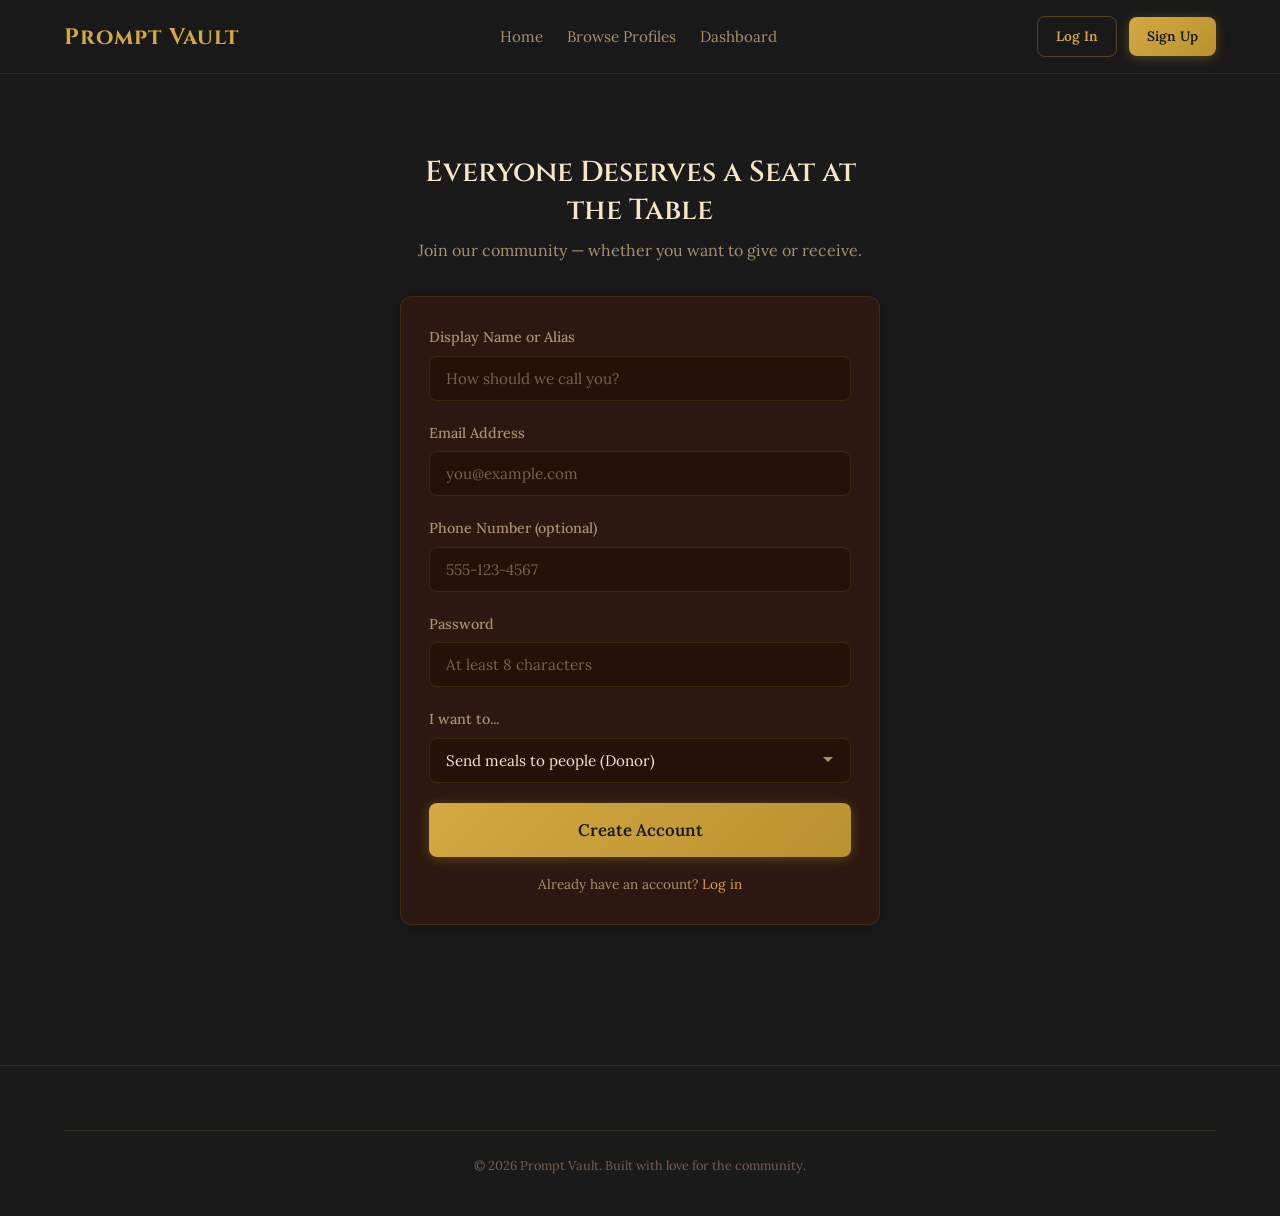
<file: frontend/signup.html>
<!DOCTYPE html>
<html lang="en">
<head>
  <meta charset="UTF-8">
  <meta name="viewport" content="width=device-width, initial-scale=1.0">
  <title>Sign Up — Prompt Vault</title>
  <link rel="stylesheet" href="css/style.css">
</head>
<body data-page="signup">

  <!-- Navbar -->
  <nav class="navbar">
    <div class="container">
      <a href="index.html" class="navbar-brand">Prompt Vault</a>
      <button class="mobile-toggle" aria-label="Menu">&#9776;</button>
      <ul class="navbar-links">
        <li><a href="index.html">Home</a></li>
        <li><a href="browse.html">Browse Profiles</a></li>
        <li><a href="dashboard.html">Dashboard</a></li>
      </ul>
      <div class="navbar-auth" id="navbar-auth"></div>
    </div>
  </nav>

  <div class="page-content">

    <!-- Sign Up Section -->
    <div id="signup-section" class="auth-container">
      <h2>Everyone Deserves a Seat at the Table</h2>
      <p class="subtitle">Join our community — whether you want to give or receive.</p>

      <div class="card">
        <form id="register-form">
          <div class="form-group">
            <label for="reg-name">Display Name or Alias</label>
            <input type="text" id="reg-name" name="display_name" class="form-control" placeholder="How should we call you?" required maxlength="100">
          </div>
          <div class="form-group">
            <label for="reg-email">Email Address</label>
            <input type="email" id="reg-email" name="email" class="form-control" placeholder="you@example.com" required>
          </div>
          <div class="form-group">
            <label for="reg-phone">Phone Number (optional)</label>
            <input type="tel" id="reg-phone" name="phone" class="form-control" placeholder="555-123-4567">
          </div>
          <div class="form-group">
            <label for="reg-password">Password</label>
            <input type="password" id="reg-password" name="password" class="form-control" placeholder="At least 8 characters" required minlength="8">
          </div>
          <div class="form-group">
            <label for="reg-type">I want to...</label>
            <select id="reg-type" name="user_type" class="form-control" required>
              <option value="giver">Send meals to people (Donor)</option>
              <option value="receiver">Receive meals (I need help)</option>
              <option value="both">Both — give and receive</option>
            </select>
          </div>
          <button type="submit" class="btn btn-primary btn-lg" style="width:100%;">Create Account</button>
          <p class="text-center mt-2 text-muted" style="font-size:0.85rem;">
            Already have an account? <a href="#" id="show-login">Log in</a>
          </p>
        </form>
      </div>
    </div>

    <!-- Login Section (hidden by default) -->
    <div id="login-section" class="auth-container hidden">
      <h2>Welcome Back</h2>
      <p class="subtitle">Log in to continue feeding the community.</p>

      <div class="card">
        <form id="login-form">
          <div class="form-group">
            <label for="login-email">Email Address</label>
            <input type="email" id="login-email" name="email" class="form-control" placeholder="you@example.com" required>
          </div>
          <div class="form-group">
            <label for="login-password">Password</label>
            <input type="password" id="login-password" name="password" class="form-control" placeholder="Your password" required>
          </div>
          <button type="submit" class="btn btn-primary btn-lg" style="width:100%;">Log In</button>
          <p class="text-center mt-2 text-muted" style="font-size:0.85rem;">
            Don't have an account? <a href="#" id="show-signup">Sign up</a>
          </p>
        </form>
      </div>
    </div>

    <!-- Profile Setup (shown after receiver registers) -->
    <div id="profile-setup-section" class="auth-container hidden">
      <h2>Tell Donors About You</h2>
      <p class="subtitle">This helps people understand your situation and want to help.</p>

      <div class="card">
        <form id="profile-form">
          <div class="form-group">
            <label for="prof-city">City</label>
            <input type="text" id="prof-city" name="city" class="form-control" placeholder="Your city" required maxlength="100">
          </div>
          <div class="form-group">
            <label for="prof-state">State</label>
            <select id="prof-state" name="state" class="form-control" required>
              <option value="">Select state...</option>
              <option value="AL">Alabama</option><option value="AK">Alaska</option>
              <option value="AZ">Arizona</option><option value="AR">Arkansas</option>
              <option value="CA">California</option><option value="CO">Colorado</option>
              <option value="CT">Connecticut</option><option value="DE">Delaware</option>
              <option value="FL">Florida</option><option value="GA">Georgia</option>
              <option value="HI">Hawaii</option><option value="ID">Idaho</option>
              <option value="IL">Illinois</option><option value="IN">Indiana</option>
              <option value="IA">Iowa</option><option value="KS">Kansas</option>
              <option value="KY">Kentucky</option><option value="LA">Louisiana</option>
              <option value="ME">Maine</option><option value="MD">Maryland</option>
              <option value="MA">Massachusetts</option><option value="MI">Michigan</option>
              <option value="MN">Minnesota</option><option value="MS">Mississippi</option>
              <option value="MO">Missouri</option><option value="MT">Montana</option>
              <option value="NE">Nebraska</option><option value="NV">Nevada</option>
              <option value="NH">New Hampshire</option><option value="NJ">New Jersey</option>
              <option value="NM">New Mexico</option><option value="NY">New York</option>
              <option value="NC">North Carolina</option><option value="ND">North Dakota</option>
              <option value="OH">Ohio</option><option value="OK">Oklahoma</option>
              <option value="OR">Oregon</option><option value="PA">Pennsylvania</option>
              <option value="RI">Rhode Island</option><option value="SC">South Carolina</option>
              <option value="SD">South Dakota</option><option value="TN">Tennessee</option>
              <option value="TX">Texas</option><option value="UT">Utah</option>
              <option value="VT">Vermont</option><option value="VA">Virginia</option>
              <option value="WA">Washington</option><option value="WV">West Virginia</option>
              <option value="WI">Wisconsin</option><option value="WY">Wyoming</option>
            </select>
          </div>
          <div class="form-group">
            <label for="prof-story">Tell donors about your situation</label>
            <textarea id="prof-story" name="story" class="form-control" maxlength="500" rows="5" placeholder="Share a bit about what you're going through and how a meal would help..." required></textarea>
            <div class="form-hint">Max 500 characters</div>
          </div>

          <h4 class="mb-2 mt-3">Delivery Address</h4>
          <div class="alert alert-info">
            &#128274; Your address is encrypted and NEVER shown to donors. It's only used for gift card delivery.
          </div>
          <div class="form-group">
            <label for="prof-street">Street Address</label>
            <input type="text" id="prof-street" name="street" class="form-control" placeholder="123 Main St, Apt 4" required maxlength="200">
          </div>
          <div class="form-group">
            <label for="prof-zip">ZIP Code</label>
            <input type="text" id="prof-zip" name="zip_code" class="form-control" placeholder="12345" required pattern="[0-9]{5,10}" maxlength="10">
          </div>

          <button type="submit" class="btn btn-primary btn-lg mt-2" style="width:100%;">Complete My Profile</button>
        </form>
      </div>
    </div>

  </div>

  <!-- Footer -->
  <footer class="footer">
    <div class="container">
      <div class="footer-bottom">
        &copy; 2026 Prompt Vault. Built with love for the community.
      </div>
    </div>
  </footer>

  <script src="js/api.js"></script>
  <script src="js/auth.js"></script>
  <script src="js/app.js"></script>
</body>
</html>
</file>
<file: frontend/css/style.css>
/* =========================================================
   Prompt Vault — Crowdsourced Food Platform
   Warm earth-tone dark theme
   ========================================================= */

@import url('https://fonts.googleapis.com/css2?family=Cinzel:wght@400;600;700&family=Lora:ital,wght@0,400;0,500;0,600;1,400&display=swap');

/* --- Custom Properties --- */
:root {
  --bg-dark: #1A1A1A;
  --bg-card: #2C1810;
  --bg-card-hover: #3A2218;
  --bg-input: #241208;
  --accent-gold: #D4A843;
  --accent-gold-light: #E8C76A;
  --accent-gold-dark: #B8922F;
  --text-cream: #F5E6C8;
  --text-muted: #A89070;
  --text-dim: #786050;
  --border-gold: rgba(212, 168, 67, 0.3);
  --border-subtle: rgba(212, 168, 67, 0.12);
  --shadow-warm: 0 4px 24px rgba(0, 0, 0, 0.4);
  --shadow-card: 0 2px 16px rgba(0, 0, 0, 0.3);
  --shadow-glow: 0 0 20px rgba(212, 168, 67, 0.15);
  --radius: 12px;
  --radius-sm: 8px;
  --transition: 0.25s ease;
  --font-heading: 'Cinzel', serif;
  --font-body: 'Lora', serif;
  --max-width: 1200px;
}

/* --- Reset --- */
*, *::before, *::after {
  margin: 0;
  padding: 0;
  box-sizing: border-box;
}

html {
  scroll-behavior: smooth;
}

body {
  font-family: var(--font-body);
  background: var(--bg-dark);
  color: var(--text-cream);
  line-height: 1.7;
  min-height: 100vh;
}

a {
  color: var(--accent-gold);
  text-decoration: none;
  transition: color var(--transition);
}

a:hover {
  color: var(--accent-gold-light);
}

img {
  max-width: 100%;
  display: block;
}

/* --- Typography --- */
h1, h2, h3, h4 {
  font-family: var(--font-heading);
  color: var(--text-cream);
  line-height: 1.3;
}

h1 { font-size: 2.5rem; font-weight: 700; }
h2 { font-size: 1.8rem; font-weight: 600; }
h3 { font-size: 1.3rem; font-weight: 600; }
h4 { font-size: 1.1rem; font-weight: 600; }

/* --- Layout --- */
.container {
  width: 100%;
  max-width: var(--max-width);
  margin: 0 auto;
  padding: 0 24px;
}

.page-content {
  padding: 40px 0 80px;
}

/* --- Navbar --- */
.navbar {
  background: rgba(26, 26, 26, 0.95);
  backdrop-filter: blur(10px);
  border-bottom: 1px solid var(--border-subtle);
  padding: 16px 0;
  position: sticky;
  top: 0;
  z-index: 1000;
}

.navbar .container {
  display: flex;
  align-items: center;
  justify-content: space-between;
}

.navbar-brand {
  font-family: var(--font-heading);
  font-size: 1.4rem;
  font-weight: 700;
  color: var(--accent-gold) !important;
  letter-spacing: 1px;
}

.navbar-links {
  display: flex;
  align-items: center;
  gap: 24px;
  list-style: none;
}

.navbar-links a {
  color: var(--text-muted);
  font-size: 0.95rem;
  transition: color var(--transition);
}

.navbar-links a:hover,
.navbar-links a.active {
  color: var(--accent-gold);
}

.navbar-auth {
  display: flex;
  align-items: center;
  gap: 12px;
}

.mobile-toggle {
  display: none;
  background: none;
  border: none;
  color: var(--text-cream);
  font-size: 1.5rem;
  cursor: pointer;
}

/* --- Buttons --- */
.btn {
  display: inline-flex;
  align-items: center;
  justify-content: center;
  gap: 8px;
  padding: 12px 28px;
  border: none;
  border-radius: var(--radius-sm);
  font-family: var(--font-body);
  font-size: 0.95rem;
  font-weight: 600;
  cursor: pointer;
  transition: all var(--transition);
  text-decoration: none;
}

.btn-primary {
  background: linear-gradient(135deg, var(--accent-gold), var(--accent-gold-dark));
  color: #1A1A1A;
  box-shadow: 0 2px 12px rgba(212, 168, 67, 0.3);
}

.btn-primary:hover {
  background: linear-gradient(135deg, var(--accent-gold-light), var(--accent-gold));
  transform: translateY(-1px);
  box-shadow: 0 4px 20px rgba(212, 168, 67, 0.4);
  color: #1A1A1A;
}

.btn-secondary {
  background: transparent;
  color: var(--accent-gold);
  border: 1px solid var(--border-gold);
}

.btn-secondary:hover {
  background: rgba(212, 168, 67, 0.1);
  border-color: var(--accent-gold);
  color: var(--accent-gold-light);
}

.btn-sm {
  padding: 8px 18px;
  font-size: 0.85rem;
}

.btn-lg {
  padding: 16px 36px;
  font-size: 1.05rem;
}

.btn-danger {
  background: #8B2020;
  color: var(--text-cream);
}

.btn-danger:hover {
  background: #A52525;
}

.btn-success {
  background: #2D6A30;
  color: var(--text-cream);
}

.btn-success:hover {
  background: #378A3A;
}

/* --- Cards --- */
.card {
  background: var(--bg-card);
  border: 1px solid var(--border-subtle);
  border-radius: var(--radius);
  padding: 28px;
  transition: all var(--transition);
  box-shadow: var(--shadow-card);
}

.card:hover {
  border-color: var(--border-gold);
  box-shadow: var(--shadow-glow);
  transform: translateY(-2px);
}

.card-grid {
  display: grid;
  grid-template-columns: repeat(auto-fill, minmax(320px, 1fr));
  gap: 24px;
}

/* --- Profile Cards --- */
.profile-card {
  display: flex;
  flex-direction: column;
}

.profile-card .profile-location {
  color: var(--text-muted);
  font-size: 0.9rem;
  margin-bottom: 12px;
}

.profile-card .profile-story {
  color: var(--text-cream);
  font-size: 0.95rem;
  line-height: 1.6;
  flex: 1;
  margin-bottom: 20px;
  display: -webkit-box;
  -webkit-line-clamp: 4;
  -webkit-box-orient: vertical;
  overflow: hidden;
}

.profile-card .profile-footer {
  display: flex;
  justify-content: space-between;
  align-items: center;
  margin-top: auto;
}

.profile-card .profile-name {
  font-family: var(--font-heading);
  font-size: 1.15rem;
  color: var(--accent-gold);
  margin-bottom: 4px;
}

.profile-card .verified-badge {
  display: inline-flex;
  align-items: center;
  gap: 4px;
  font-size: 0.75rem;
  color: #4CAF50;
  background: rgba(76, 175, 80, 0.1);
  padding: 2px 8px;
  border-radius: 20px;
}

.profile-card .meals-count {
  font-size: 0.85rem;
  color: var(--text-muted);
}

/* --- Forms --- */
.form-group {
  margin-bottom: 20px;
}

.form-group label {
  display: block;
  font-size: 0.9rem;
  color: var(--text-muted);
  margin-bottom: 6px;
  font-weight: 500;
}

.form-control {
  width: 100%;
  padding: 12px 16px;
  background: var(--bg-input);
  border: 1px solid var(--border-subtle);
  border-radius: var(--radius-sm);
  color: var(--text-cream);
  font-family: var(--font-body);
  font-size: 0.95rem;
  transition: border-color var(--transition);
}

.form-control:focus {
  outline: none;
  border-color: var(--accent-gold);
  box-shadow: 0 0 0 3px rgba(212, 168, 67, 0.1);
}

.form-control::placeholder {
  color: var(--text-dim);
}

textarea.form-control {
  resize: vertical;
  min-height: 120px;
}

select.form-control {
  appearance: none;
  background-image: url("data:image/svg+xml,%3Csvg xmlns='http://www.w3.org/2000/svg' width='12' height='12' viewBox='0 0 12 12'%3E%3Cpath fill='%23A89070' d='M6 8L1 3h10z'/%3E%3C/svg%3E");
  background-repeat: no-repeat;
  background-position: right 16px center;
  padding-right: 40px;
}

.form-hint {
  font-size: 0.8rem;
  color: var(--text-dim);
  margin-top: 4px;
}

.form-error {
  font-size: 0.8rem;
  color: #E57373;
  margin-top: 4px;
  display: none;
}

.form-control.error {
  border-color: #E57373;
}

/* --- Hero Section --- */
.hero {
  text-align: center;
  padding: 80px 0 60px;
}

.hero h1 {
  font-size: 2.8rem;
  max-width: 800px;
  margin: 0 auto 24px;
  background: linear-gradient(135deg, var(--text-cream), var(--accent-gold));
  -webkit-background-clip: text;
  -webkit-text-fill-color: transparent;
  background-clip: text;
}

.hero p {
  font-size: 1.15rem;
  color: var(--text-muted);
  max-width: 600px;
  margin: 0 auto 36px;
}

.hero-buttons {
  display: flex;
  justify-content: center;
  gap: 16px;
  flex-wrap: wrap;
}

/* --- Stats --- */
.stats-bar {
  display: flex;
  justify-content: center;
  gap: 48px;
  padding: 40px 0;
  border-top: 1px solid var(--border-subtle);
  border-bottom: 1px solid var(--border-subtle);
  margin: 40px 0;
}

.stat-item {
  text-align: center;
}

.stat-number {
  font-family: var(--font-heading);
  font-size: 2.2rem;
  color: var(--accent-gold);
  font-weight: 700;
}

.stat-label {
  font-size: 0.85rem;
  color: var(--text-muted);
  margin-top: 4px;
}

/* --- How It Works --- */
.how-it-works {
  padding: 60px 0;
}

.how-it-works h2 {
  text-align: center;
  margin-bottom: 48px;
}

.steps {
  display: grid;
  grid-template-columns: repeat(3, 1fr);
  gap: 32px;
}

.step {
  text-align: center;
  padding: 32px 24px;
}

.step-number {
  width: 56px;
  height: 56px;
  border-radius: 50%;
  background: linear-gradient(135deg, var(--accent-gold), var(--accent-gold-dark));
  color: #1A1A1A;
  font-family: var(--font-heading);
  font-size: 1.3rem;
  font-weight: 700;
  display: flex;
  align-items: center;
  justify-content: center;
  margin: 0 auto 20px;
}

.step h3 {
  margin-bottom: 12px;
}

.step p {
  color: var(--text-muted);
  font-size: 0.95rem;
}

/* --- Section --- */
.section {
  padding: 60px 0;
}

.section-header {
  text-align: center;
  margin-bottom: 40px;
}

.section-header p {
  color: var(--text-muted);
  margin-top: 8px;
}

/* --- Testimonials --- */
.testimonials {
  padding: 60px 0;
}

.testimonial-grid {
  display: grid;
  grid-template-columns: repeat(auto-fit, minmax(300px, 1fr));
  gap: 24px;
}

.testimonial-card {
  padding: 28px;
}

.testimonial-card .quote {
  font-style: italic;
  color: var(--text-cream);
  margin-bottom: 16px;
  line-height: 1.7;
}

.testimonial-card .author {
  color: var(--accent-gold);
  font-weight: 600;
  font-size: 0.9rem;
}

/* --- Filters --- */
.filters-bar {
  display: flex;
  gap: 12px;
  margin-bottom: 32px;
  flex-wrap: wrap;
  align-items: center;
}

.filters-bar .form-control {
  width: auto;
  min-width: 160px;
}

.search-input {
  flex: 1;
  min-width: 200px;
}

/* --- Pagination --- */
.pagination {
  display: flex;
  justify-content: center;
  gap: 8px;
  margin-top: 40px;
}

.pagination button {
  width: 40px;
  height: 40px;
  border: 1px solid var(--border-subtle);
  border-radius: var(--radius-sm);
  background: var(--bg-card);
  color: var(--text-cream);
  font-family: var(--font-body);
  cursor: pointer;
  transition: all var(--transition);
}

.pagination button:hover,
.pagination button.active {
  border-color: var(--accent-gold);
  background: rgba(212, 168, 67, 0.15);
  color: var(--accent-gold);
}

/* --- Donation Page --- */
.donate-layout {
  display: grid;
  grid-template-columns: 1fr 380px;
  gap: 40px;
  align-items: start;
}

.amount-options {
  display: grid;
  grid-template-columns: repeat(4, 1fr);
  gap: 12px;
  margin-bottom: 12px;
}

.amount-option {
  padding: 14px;
  text-align: center;
  border: 1px solid var(--border-subtle);
  border-radius: var(--radius-sm);
  background: var(--bg-input);
  color: var(--text-cream);
  font-family: var(--font-body);
  font-size: 1rem;
  font-weight: 600;
  cursor: pointer;
  transition: all var(--transition);
}

.amount-option:hover,
.amount-option.selected {
  border-color: var(--accent-gold);
  background: rgba(212, 168, 67, 0.15);
  color: var(--accent-gold);
}

.delivery-options {
  display: grid;
  grid-template-columns: repeat(3, 1fr);
  gap: 12px;
}

.delivery-option {
  padding: 20px 14px;
  text-align: center;
  border: 1px solid var(--border-subtle);
  border-radius: var(--radius-sm);
  background: var(--bg-input);
  color: var(--text-cream);
  cursor: pointer;
  transition: all var(--transition);
}

.delivery-option:hover,
.delivery-option.selected {
  border-color: var(--accent-gold);
  background: rgba(212, 168, 67, 0.15);
}

.delivery-option .delivery-name {
  font-weight: 600;
  font-size: 0.9rem;
}

.tip-options {
  display: flex;
  gap: 10px;
}

.tip-option {
  flex: 1;
  padding: 10px;
  text-align: center;
  border: 1px solid var(--border-subtle);
  border-radius: var(--radius-sm);
  background: var(--bg-input);
  color: var(--text-cream);
  font-size: 0.9rem;
  cursor: pointer;
  transition: all var(--transition);
}

.tip-option:hover,
.tip-option.selected {
  border-color: var(--accent-gold);
  background: rgba(212, 168, 67, 0.15);
  color: var(--accent-gold);
}

/* --- Order Summary --- */
.order-summary {
  position: sticky;
  top: 100px;
}

.order-summary h3 {
  margin-bottom: 20px;
  padding-bottom: 16px;
  border-bottom: 1px solid var(--border-subtle);
}

.summary-row {
  display: flex;
  justify-content: space-between;
  padding: 10px 0;
  font-size: 0.95rem;
}

.summary-row.total {
  border-top: 1px solid var(--border-gold);
  margin-top: 12px;
  padding-top: 16px;
  font-weight: 700;
  font-size: 1.1rem;
  color: var(--accent-gold);
}

/* --- Dashboard --- */
.dashboard-stats {
  display: grid;
  grid-template-columns: repeat(3, 1fr);
  gap: 20px;
  margin-bottom: 40px;
}

.stat-card {
  text-align: center;
  padding: 28px;
}

.stat-card .stat-number {
  font-size: 2.5rem;
}

.stat-card .stat-label {
  font-size: 0.9rem;
}

.activity-feed {
  max-height: 500px;
  overflow-y: auto;
}

.activity-item {
  display: flex;
  gap: 16px;
  padding: 16px;
  border-bottom: 1px solid var(--border-subtle);
  align-items: center;
}

.activity-item:last-child {
  border-bottom: none;
}

.activity-icon {
  width: 40px;
  height: 40px;
  border-radius: 50%;
  background: rgba(212, 168, 67, 0.15);
  color: var(--accent-gold);
  display: flex;
  align-items: center;
  justify-content: center;
  flex-shrink: 0;
  font-size: 1.1rem;
}

.activity-details {
  flex: 1;
}

.activity-details .activity-text {
  font-size: 0.95rem;
}

.activity-details .activity-date {
  font-size: 0.8rem;
  color: var(--text-dim);
}

/* --- Admin Panel --- */
.admin-tabs {
  display: flex;
  gap: 4px;
  margin-bottom: 32px;
  border-bottom: 1px solid var(--border-subtle);
}

.admin-tab {
  padding: 12px 24px;
  background: none;
  border: none;
  border-bottom: 2px solid transparent;
  color: var(--text-muted);
  font-family: var(--font-body);
  font-size: 0.95rem;
  cursor: pointer;
  transition: all var(--transition);
}

.admin-tab:hover,
.admin-tab.active {
  color: var(--accent-gold);
  border-bottom-color: var(--accent-gold);
}

.admin-table {
  width: 100%;
  border-collapse: collapse;
}

.admin-table th,
.admin-table td {
  padding: 12px 16px;
  text-align: left;
  border-bottom: 1px solid var(--border-subtle);
  font-size: 0.9rem;
}

.admin-table th {
  color: var(--text-muted);
  font-weight: 600;
  font-size: 0.8rem;
  text-transform: uppercase;
  letter-spacing: 0.5px;
}

.admin-table tr:hover {
  background: rgba(212, 168, 67, 0.05);
}

.status-badge {
  display: inline-block;
  padding: 3px 10px;
  border-radius: 20px;
  font-size: 0.75rem;
  font-weight: 600;
}

.status-badge.pending { background: rgba(255, 183, 77, 0.15); color: #FFB74D; }
.status-badge.completed { background: rgba(76, 175, 80, 0.15); color: #4CAF50; }
.status-badge.failed { background: rgba(229, 115, 115, 0.15); color: #E57373; }
.status-badge.flagged { background: rgba(229, 115, 115, 0.15); color: #E57373; }
.status-badge.verified { background: rgba(76, 175, 80, 0.15); color: #4CAF50; }

/* --- Confirmation --- */
.confirmation {
  text-align: center;
  padding: 60px 0;
  max-width: 500px;
  margin: 0 auto;
}

.confirmation .check-icon {
  width: 80px;
  height: 80px;
  border-radius: 50%;
  background: rgba(76, 175, 80, 0.15);
  color: #4CAF50;
  font-size: 2.5rem;
  display: flex;
  align-items: center;
  justify-content: center;
  margin: 0 auto 24px;
}

.confirmation h2 {
  margin-bottom: 12px;
}

.confirmation p {
  color: var(--text-muted);
  margin-bottom: 32px;
}

/* --- Footer --- */
.footer {
  border-top: 1px solid var(--border-subtle);
  padding: 40px 0;
  margin-top: 60px;
}

.footer-content {
  display: flex;
  justify-content: space-between;
  align-items: start;
  gap: 40px;
  flex-wrap: wrap;
}

.footer-brand {
  font-family: var(--font-heading);
  font-size: 1.1rem;
  color: var(--accent-gold);
  margin-bottom: 8px;
}

.footer-tagline {
  color: var(--text-dim);
  font-size: 0.85rem;
  max-width: 300px;
}

.footer-links {
  display: flex;
  gap: 40px;
}

.footer-links-col h4 {
  font-size: 0.85rem;
  color: var(--text-muted);
  margin-bottom: 12px;
  text-transform: uppercase;
  letter-spacing: 0.5px;
}

.footer-links-col a {
  display: block;
  color: var(--text-dim);
  font-size: 0.85rem;
  margin-bottom: 8px;
}

.footer-links-col a:hover {
  color: var(--accent-gold);
}

.footer-bottom {
  text-align: center;
  padding-top: 24px;
  margin-top: 24px;
  border-top: 1px solid var(--border-subtle);
  font-size: 0.8rem;
  color: var(--text-dim);
}

/* --- Alerts / Toast --- */
.alert {
  padding: 14px 20px;
  border-radius: var(--radius-sm);
  margin-bottom: 20px;
  font-size: 0.9rem;
}

.alert-success {
  background: rgba(76, 175, 80, 0.1);
  border: 1px solid rgba(76, 175, 80, 0.3);
  color: #81C784;
}

.alert-error {
  background: rgba(229, 115, 115, 0.1);
  border: 1px solid rgba(229, 115, 115, 0.3);
  color: #E57373;
}

.alert-info {
  background: rgba(212, 168, 67, 0.1);
  border: 1px solid rgba(212, 168, 67, 0.3);
  color: var(--accent-gold);
}

/* --- Loading --- */
.loading-spinner {
  display: flex;
  justify-content: center;
  padding: 40px;
}

.spinner {
  width: 40px;
  height: 40px;
  border: 3px solid var(--border-subtle);
  border-top-color: var(--accent-gold);
  border-radius: 50%;
  animation: spin 0.8s linear infinite;
}

@keyframes spin {
  to { transform: rotate(360deg); }
}

/* --- Auth Forms --- */
.auth-container {
  max-width: 480px;
  margin: 0 auto;
  padding-top: 40px;
}

.auth-container h2 {
  text-align: center;
  margin-bottom: 8px;
}

.auth-container .subtitle {
  text-align: center;
  color: var(--text-muted);
  margin-bottom: 32px;
}

/* --- Empty State --- */
.empty-state {
  text-align: center;
  padding: 60px 20px;
  color: var(--text-muted);
}

.empty-state h3 {
  color: var(--text-muted);
  margin-bottom: 8px;
}

/* --- Responsive --- */
@media (max-width: 768px) {
  h1 { font-size: 1.8rem; }
  h2 { font-size: 1.4rem; }

  .hero { padding: 40px 0 30px; }
  .hero h1 { font-size: 2rem; }

  .stats-bar {
    flex-direction: column;
    gap: 24px;
  }

  .steps {
    grid-template-columns: 1fr;
    gap: 20px;
  }

  .card-grid {
    grid-template-columns: 1fr;
  }

  .donate-layout {
    grid-template-columns: 1fr;
  }

  .dashboard-stats {
    grid-template-columns: 1fr;
  }

  .amount-options {
    grid-template-columns: repeat(2, 1fr);
  }

  .delivery-options {
    grid-template-columns: 1fr;
  }

  .navbar-links {
    display: none;
    position: absolute;
    top: 100%;
    left: 0;
    right: 0;
    background: var(--bg-dark);
    flex-direction: column;
    padding: 20px;
    border-bottom: 1px solid var(--border-subtle);
  }

  .navbar-links.open {
    display: flex;
  }

  .mobile-toggle {
    display: block;
  }

  .filters-bar {
    flex-direction: column;
  }

  .filters-bar .form-control,
  .search-input {
    width: 100%;
    min-width: 100%;
  }

  .footer-content {
    flex-direction: column;
  }

  .footer-links {
    flex-direction: column;
    gap: 24px;
  }

  .admin-table {
    font-size: 0.8rem;
  }

  .admin-table th,
  .admin-table td {
    padding: 8px;
  }

  .tip-options {
    flex-wrap: wrap;
  }

  .tip-option {
    min-width: calc(50% - 5px);
  }
}

@media (max-width: 480px) {
  .container {
    padding: 0 16px;
  }

  .hero h1 {
    font-size: 1.6rem;
  }

  .hero-buttons {
    flex-direction: column;
    align-items: center;
  }

  .card {
    padding: 20px;
  }
}

/* --- Utility --- */
.text-gold { color: var(--accent-gold); }
.text-muted { color: var(--text-muted); }
.text-center { text-align: center; }
.mt-1 { margin-top: 8px; }
.mt-2 { margin-top: 16px; }
.mt-3 { margin-top: 24px; }
.mt-4 { margin-top: 32px; }
.mb-1 { margin-bottom: 8px; }
.mb-2 { margin-bottom: 16px; }
.mb-3 { margin-bottom: 24px; }
.mb-4 { margin-bottom: 32px; }
.hidden { display: none !important; }
.flex-center {
  display: flex;
  align-items: center;
  justify-content: center;
}
</file>
